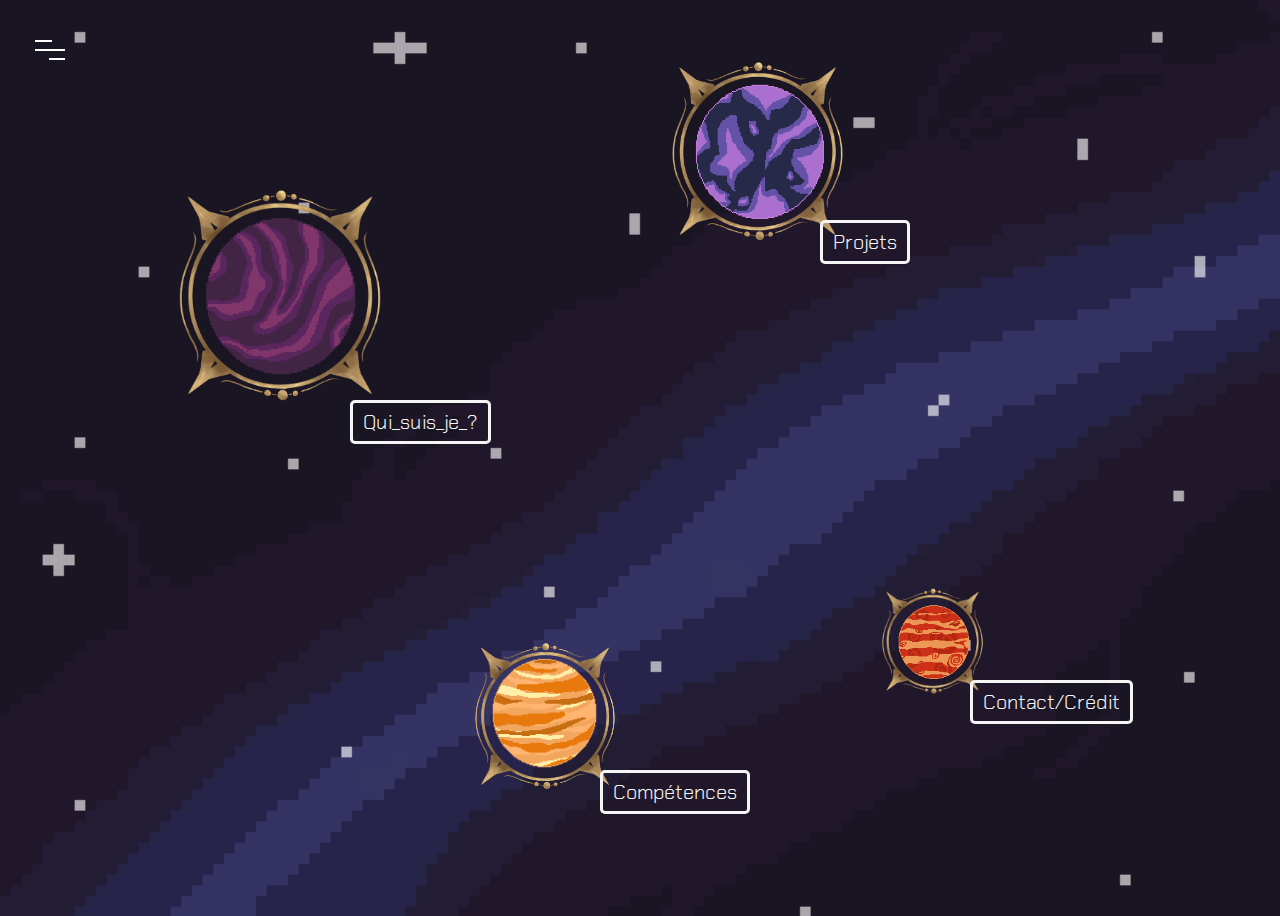
<file: index.html>
<!DOCTYPE html>
<html lang="fr">
<head>
    <meta charset="UTF-8">
    <meta name="viewport" content="width=device-width, initial-scale=1.0">
	<link rel="preconnect" href="https://fonts.googleapis.com">
	<link rel="preconnect" href="https://fonts.gstatic.com" crossorigin>
	<link href="https://fonts.googleapis.com/css2?family=Chakra+Petch:ital,wght@0,300;0,400;0,500;0,600;0,700;1,300;1,400;1,500;1,600;1,700&family=Inter:ital,opsz,wght@0,14..32,100..900;1,14..32,100..900&family=Montserrat:ital,wght@0,100..900;1,100..900&family=Poppins:ital,wght@0,100;0,200;0,300;0,400;0,500;0,600;0,700;0,800;0,900;1,100;1,200;1,300;1,400;1,500;1,600;1,700;1,800;1,900&family=Sen:wght@400..800&display=swap" rel="stylesheet">
    <link rel="stylesheet" href="assets\CSS\main_style.css"/>
	<link rel="stylesheet" href="assets\CSS\space_style.css"/>
	<script src="https://ajax.googleapis.com/ajax/libs/jquery/3.7.1/jquery.min.js"></script>
    <title>Portfolio</title>
</head>
<body>
    <header class="cd-header">
		<div class="header-wrapper">
			<div class="nav-but-wrap">
				<div class="menu-icon hover-target">
					<span class="menu-icon__line menu-icon__line-left"></span>
					<span class="menu-icon__line"></span>
					<span class="menu-icon__line menu-icon__line-right"></span>
				</div>					
			</div>
			<h1></h1>
			<p></p>					
		</div>				
	</header>
	<main>
		<section>
			<div class="nav">
				<div class="nav__content">
					<ul class="nav__list">
						<li class="nav__list-item active-nav"><a href="index.html" class="hover-target">Accueil</a></li>
						<li class="nav__list-item"><a href="who.html" class="hover-target">Qui suis je ?</a></li>
						<li class="nav__list-item"><a href="skills.html" class="hover-target">Compétences</a></li>
						<li class="nav__list-item"><a href="project.html" class="hover-target">Projets</a></li>
						<li class="nav__list-item"><a href="contact.html" class="hover-target">Contact/Crédits</a></li>
					</ul>
				</div>
			</div>
			<div class="section full-height over-hide"></div>	
			<div class='cursor' id="cursor"></div>
			<div class='cursor2' id="cursor2"></div>
			<div class='cursor3' id="cursor3"></div>
		</section>
		<section class="animation">
			<div class="contenair">
				<a href="who.html" class="planet_and_ring">
					<img src="assets\Images\anneau.png" alt="anneau" class="ring ring_who planet_ring">
					<img src="assets\Images\planete_1.png" alt="planète_1" class="planet who planet_ring">
					<p class="planet_name text_who">Qui_suis_je_?</p>
				</a>
				<a href="skills.html" class="planet_and_ring">
					<img src="assets\Images\anneau.png" alt="anneau" class="ring ring_skills planet_ring">
					<img src="assets\Images\planete_2.png" alt="planète_2" class="planet skills planet_ring">
					<p class="planet_name text_skills">Compétences</p>
				</a>
				<a href="project.html" class="planet_and_ring">
					<img src="assets\Images\anneau.png" alt="anneau" class="ring ring_project planet_ring">
					<img src="assets\Images\planete_3.png" alt="planète_3" class="planet project planet_ring">
					<p class="planet_name text_project">Projets</p>
				</a>
				<a href="contact.html" class="planet_and_ring">
					<img src="assets\Images\anneau.png" alt="anneau" class="ring ring_credit planet_ring">
					<img src="assets\Images\planete_4.png" alt="planète_4" class="planet credit planet_ring">
					<p class="planet_name text_credit">Contact/Crédit</p>
				</a>
			</div>
		</section>
	</main>
<script src="assets\Javascript\main_script.js"></script>
</body>
</html>
</file>
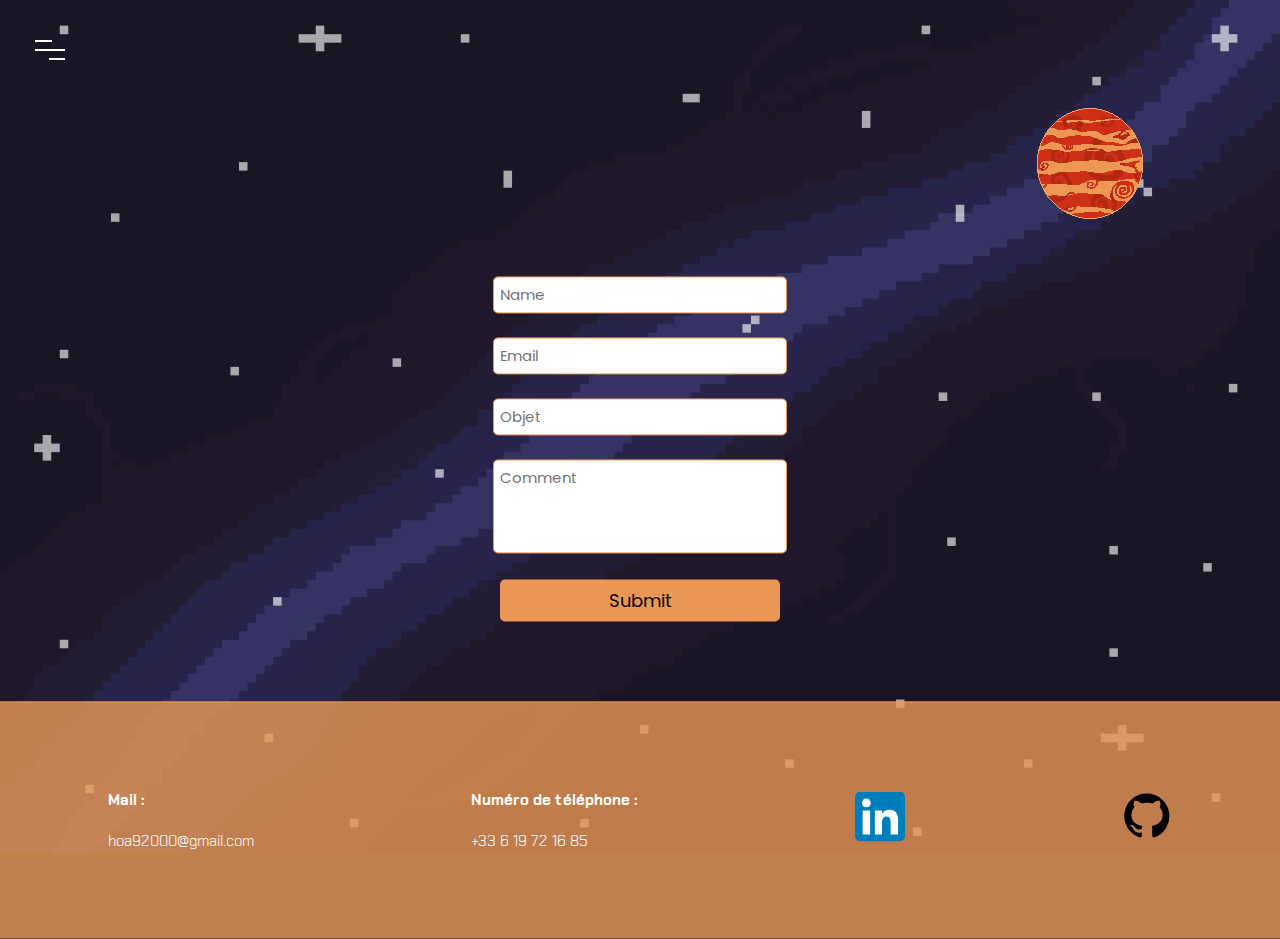
<file: contact.html>
<!DOCTYPE html>
<html lang="fr">
	<head>
		<meta charset="UTF-8">
		<meta name="viewport" content="width=device-width, initial-scale=1.0">
		<link rel="preconnect" href="https://fonts.googleapis.com">
		<link rel="preconnect" href="https://fonts.gstatic.com" crossorigin>
		<link href="https://fonts.googleapis.com/css2?family=Chakra+Petch:ital,wght@0,300;0,400;0,500;0,600;0,700;1,300;1,400;1,500;1,600;1,700&family=Inter:ital,opsz,wght@0,14..32,100..900;1,14..32,100..900&family=Montserrat:ital,wght@0,100..900;1,100..900&family=Poppins:ital,wght@0,100;0,200;0,300;0,400;0,500;0,600;0,700;0,800;0,900;1,100;1,200;1,300;1,400;1,500;1,600;1,700;1,800;1,900&family=Sen:wght@400..800&display=swap" rel="stylesheet">
		<link rel="stylesheet" href="assets\CSS\main_style.css"/>
		<link rel="stylesheet" href="assets\CSS\contact_style.css"/>
		<script src="https://ajax.googleapis.com/ajax/libs/jquery/3.7.1/jquery.min.js"></script>
		<title>Portfolio</title>
	</head>
	<body>
		<header class="cd-header">
			<div class="header-wrapper">
				<div class="nav-but-wrap">
					<div class="menu-icon hover-target">
						<span class="menu-icon__line menu-icon__line-left"></span>
						<span class="menu-icon__line"></span>
						<span class="menu-icon__line menu-icon__line-right"></span>
					</div>					
				</div>
				<h1></h1>
				<p></p>					
			</div>				
		</header>
		<main>
			<section>
				<div class="nav">
					<div class="nav__content">
						<ul class="nav__list">
							<li class="nav__list-item"><a href="index.html" class="hover-target">Accueil</a></li>
							<li class="nav__list-item "><a href="who.html" class="hover-target">Qui suis je ?</a></li>
							<li class="nav__list-item"><a href="skills.html" class="hover-target">Compétences</a></li>
							<li class="nav__list-item"><a href="project.html" class="hover-target">Projets</a></li>
							<li class="nav__list-item active-nav"><a href="contact.html" class="hover-target">Contact/Crédits</a></li>
						</ul>
					</div>
				</div>
				<div class="section full-height over-hide"></div>	
				<div class='cursor' id="cursor"></div>
				<div class='cursor2' id="cursor2"></div>
				<div class='cursor3' id="cursor3"></div>
			</section>
            <section>
                <div class="contact_me">
                    <form action="#">
                        <input placeholder="Name" type="text" required />
                        <input placeholder="Email" type="email" required />
                        <input placeholder="Objet" type="text" required />
                        <textarea placeholder="Comment"></textarea>
                        <input class="formBtn" type="submit" />
                    </form>
                </div>
				<div class="contact">
					<div>
						<p class="contact_title">Mail :</p>
						<p>hoa92000@gmail.com</p>
					</div>
					<div>
						<p class="contact_title">Numéro de téléphone :</p>
						<p>+33 6 19 72 16 85</p>
					</div>
					<a href="https://www.linkedin.com/in/hoa-sheng-cong-8b66a5251/" class="linkedin_Btn">
						<img src="assets\Images\LinkedIn_icon.svg" alt="linkedin logo" class="linkedin_logo">
					</a>
					<a href="https://github.com/Hoa-Sheng" class="linkedin_Btn">
						<img src="assets\Images\github-svgrepo-com.svg" alt="Github logo" class="linkedin_logo">
					</a>
				</div>
            </section>
        </main>
        <footer>
            <img src="assets\Images\planete_4.png" alt="surface de la planete">
        </footer>
        <script src="assets\Javascript\main_script.js"></script>
    </body>
</html>
</file>
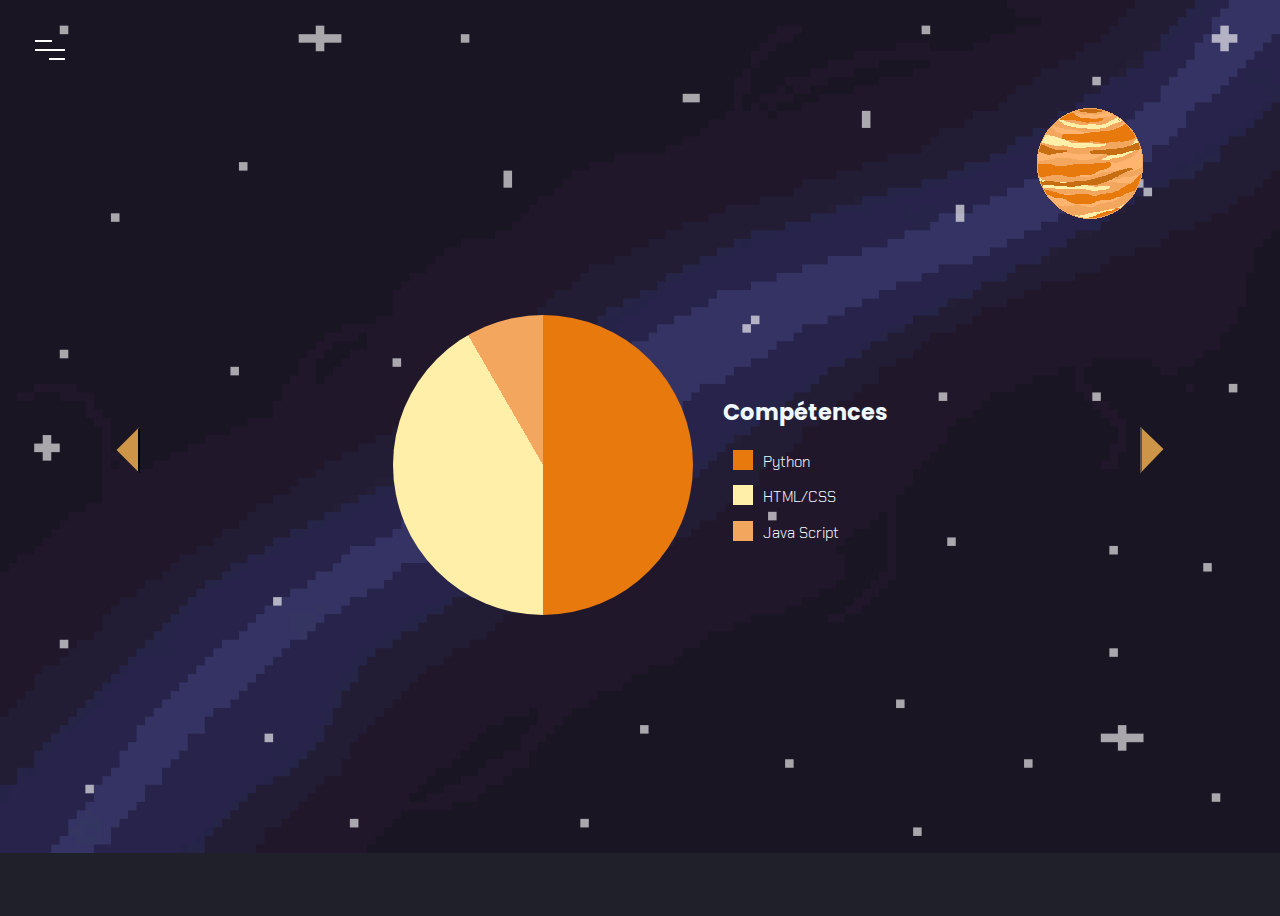
<file: skills.html>
<!DOCTYPE html>
<html lang="fr">
	<head>
		<meta charset="UTF-8">
		<meta name="viewport" content="width=device-width, initial-scale=1.0">
		<link rel="preconnect" href="https://fonts.googleapis.com">
		<link rel="preconnect" href="https://fonts.gstatic.com" crossorigin>
		<link href="https://fonts.googleapis.com/css2?family=Chakra+Petch:ital,wght@0,300;0,400;0,500;0,600;0,700;1,300;1,400;1,500;1,600;1,700&family=Inter:ital,opsz,wght@0,14..32,100..900;1,14..32,100..900&family=Montserrat:ital,wght@0,100..900;1,100..900&family=Poppins:ital,wght@0,100;0,200;0,300;0,400;0,500;0,600;0,700;0,800;0,900;1,100;1,200;1,300;1,400;1,500;1,600;1,700;1,800;1,900&family=Sen:wght@400..800&display=swap" rel="stylesheet">
		<link rel="stylesheet" href="assets\CSS\main_style.css"/>
		<link rel="stylesheet" href="assets\CSS\skills_style.css"/>
		<script src="https://ajax.googleapis.com/ajax/libs/jquery/3.7.1/jquery.min.js"></script>
		<title>Portfolio</title>
	</head>
	<body>
		<header class="cd-header">
			<div class="header-wrapper">
				<div class="nav-but-wrap">
					<div class="menu-icon hover-target">
						<span class="menu-icon__line menu-icon__line-left"></span>
						<span class="menu-icon__line"></span>
						<span class="menu-icon__line menu-icon__line-right"></span>
					</div>					
				</div>
				<h1></h1>
				<p></p>					
			</div>				
		</header>
		<main>
			<section>
				<div class="nav">
					<div class="nav__content">
						<ul class="nav__list">
							<li class="nav__list-item"><a href="index.html" class="hover-target">Accueil</a></li>
							<li class="nav__list-item "><a href="who.html" class="hover-target">Qui suis je ?</a></li>
							<li class="nav__list-item active-nav"><a href="skills.html" class="hover-target">Compétences</a></li>
							<li class="nav__list-item"><a href="project.html" class="hover-target">Projets</a></li>
							<li class="nav__list-item"><a href="contact.html" class="hover-target">Contact/Crédits</a></li>
						</ul>
					</div>
				</div>
				<div class="section full-height over-hide"></div>	
				<div class='cursor' id="cursor"></div>
				<div class='cursor2' id="cursor2"></div>
				<div class='cursor3' id="cursor3"></div>
			</section>
			<section>
				<div class="animation">
					<div class="contenair">
						<button class="prev"></button>
						<div class="carroussel-wrapper">
							<ul class=sliders>
								<li class="slider">
									<div class="pie"></div>
									<div class="legend">
										<h2>Compétences</h2>
										<div class="pie_chart_legend">
											<div class="square python"></div>
											<p>Python</p>
										</div>
										<div class="pie_chart_legend">
											<div class="square htmlcss"></div>
											<p>HTML/CSS</p>
										</div>
										<div class="pie_chart_legend">
											<div class="square js"></div>
											<p>Java Script</p>
										</div>
									</div>
								</li>
								<li class="slider">
									<div class="slider_container_text">
										<h2 class="python_title">Les librairies python que je maitrise :</h2>
										<div class="python_librairies">
											<div class="python_librairies_contenair">
												<img src="assets/Images/numpy.png" alt="NumPy logo">
												<p>NumPy</p>
											</div>
											<div class="python_librairies_contenair">
												<img src="assets/Images/Pandas_logo.svg" alt="pandas logo">
												<p>Pandas</p>
											</div>
											<div class="python_librairies_contenair">
												<img src="assets\Images\scikit-learn-logo.svg" alt="scikit learn logo">
												<p>Scikit learn</p>
											</div>
											<div class="python_librairies_contenair">
												<img src="assets\Images\matplotlib.svg" alt="matplotlib logo" class="matplotlib_logo">
												<p>Matplotlib</p>
											</div>
										</div>
									</div>
								</li>
							</ul>
						</div>
						<button class="next"></button>
					</div>
				</div>
			</section>
		</main>
		<footer>
			<img src="assets\Images\planete_2.png" alt="surface de la planete">
		</footer>
		<script src="assets\Javascript\main_script.js"></script>
		<script src="assets\Javascript\skills_script.js"></script>
	</body>
</html>
</file>
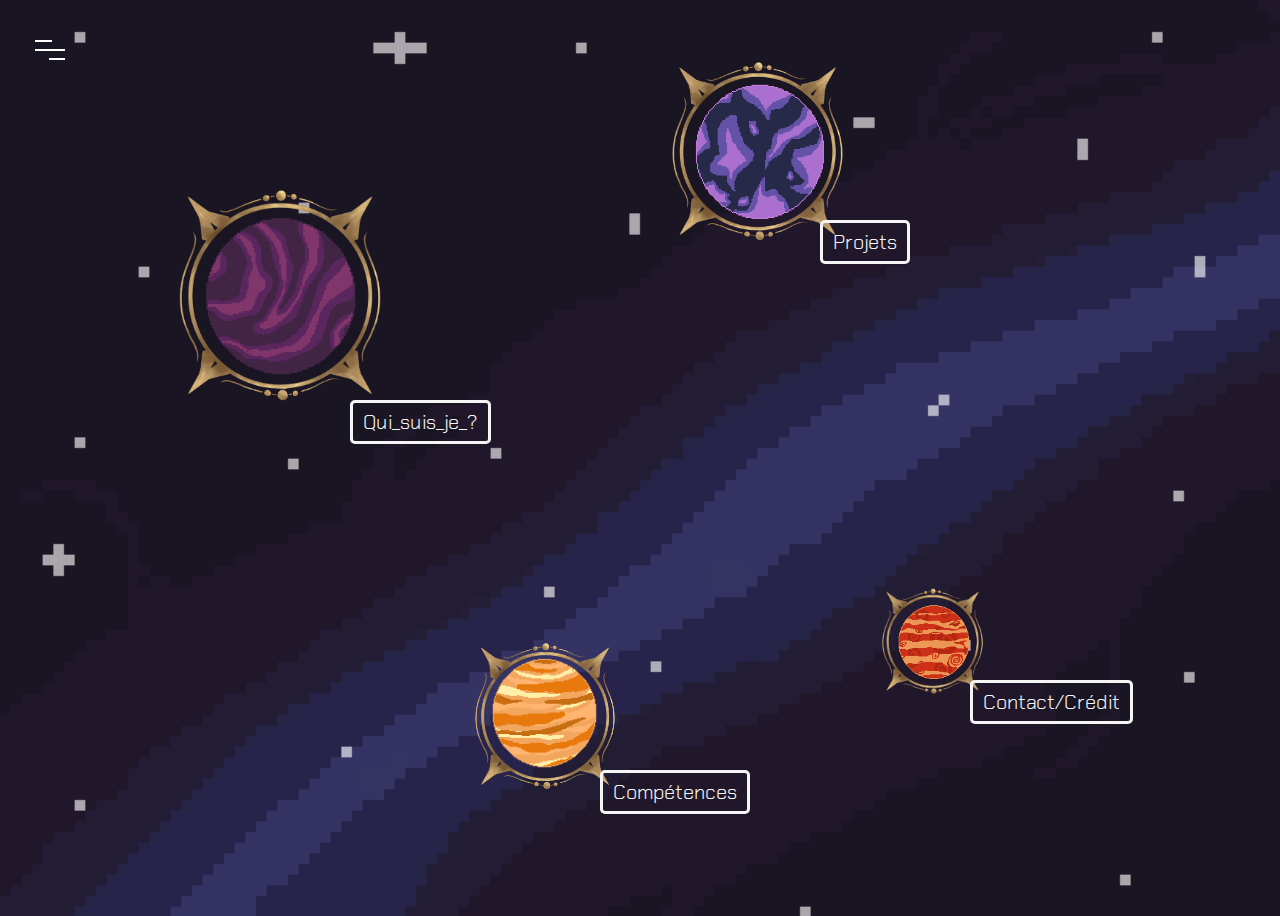
<file: space.html>
<!DOCTYPE html>
<html lang="fr">
<head>
    <meta charset="UTF-8">
    <meta name="viewport" content="width=device-width, initial-scale=1.0">
	<link rel="preconnect" href="https://fonts.googleapis.com">
	<link rel="preconnect" href="https://fonts.gstatic.com" crossorigin>
	<link href="https://fonts.googleapis.com/css2?family=Chakra+Petch:ital,wght@0,300;0,400;0,500;0,600;0,700;1,300;1,400;1,500;1,600;1,700&family=Inter:ital,opsz,wght@0,14..32,100..900;1,14..32,100..900&family=Montserrat:ital,wght@0,100..900;1,100..900&family=Poppins:ital,wght@0,100;0,200;0,300;0,400;0,500;0,600;0,700;0,800;0,900;1,100;1,200;1,300;1,400;1,500;1,600;1,700;1,800;1,900&family=Sen:wght@400..800&display=swap" rel="stylesheet">
    <link rel="stylesheet" href="assets\CSS\main_style.css"/>
	<link rel="stylesheet" href="assets\CSS\space_style.css"/>
	<script src="https://ajax.googleapis.com/ajax/libs/jquery/3.7.1/jquery.min.js"></script>
    <title>Portfolio</title>
</head>
<body>
    <header class="cd-header">
		<div class="header-wrapper">
			<div class="nav-but-wrap">
				<div class="menu-icon hover-target">
					<span class="menu-icon__line menu-icon__line-left"></span>
					<span class="menu-icon__line"></span>
					<span class="menu-icon__line menu-icon__line-right"></span>
				</div>					
			</div>
			<h1></h1>
			<p></p>					
		</div>				
	</header>
	<main>
		<section>
			<div class="nav">
				<div class="nav__content">
					<ul class="nav__list">
						<li class="nav__list-item active-nav"><a href="space.html" class="hover-target">Accueil</a></li>
						<li class="nav__list-item"><a href="who.html" class="hover-target">Qui suis je ?</a></li>
						<li class="nav__list-item"><a href="skills.html" class="hover-target">Compétences</a></li>
						<li class="nav__list-item"><a href="project.html" class="hover-target">Projets</a></li>
						<li class="nav__list-item"><a href="contact.html" class="hover-target">Contact/Crédits</a></li>
					</ul>
				</div>
			</div>
			<div class="section full-height over-hide"></div>	
			<div class='cursor' id="cursor"></div>
			<div class='cursor2' id="cursor2"></div>
			<div class='cursor3' id="cursor3"></div>
		</section>
		<section class="animation">
			<div class="contenair">
				<a href="who.html" class="planet_and_ring">
					<img src="assets\Images\anneau.png" alt="anneau" class="ring ring_who planet_ring">
					<img src="assets\Images\planete_1.png" alt="planète_1" class="planet who planet_ring">
					<p class="planet_name text_who">Qui_suis_je_?</p>
				</a>
				<a href="skills.html" class="planet_and_ring">
					<img src="assets\Images\anneau.png" alt="anneau" class="ring ring_skills planet_ring">
					<img src="assets\Images\planete_2.png" alt="planète_2" class="planet skills planet_ring">
					<p class="planet_name text_skills">Compétences</p>
				</a>
				<a href="project.html" class="planet_and_ring">
					<img src="assets\Images\anneau.png" alt="anneau" class="ring ring_project planet_ring">
					<img src="assets\Images\planete_3.png" alt="planète_3" class="planet project planet_ring">
					<p class="planet_name text_project">Projets</p>
				</a>
				<a href="contact.html" class="planet_and_ring">
					<img src="assets\Images\anneau.png" alt="anneau" class="ring ring_credit planet_ring">
					<img src="assets\Images\planete_4.png" alt="planète_4" class="planet credit planet_ring">
					<p class="planet_name text_credit">Contact/Crédit</p>
				</a>
			</div>
		</section>
	</main>
<script src="assets\Javascript\main_script.js"></script>
</body>
</html>
</file>
